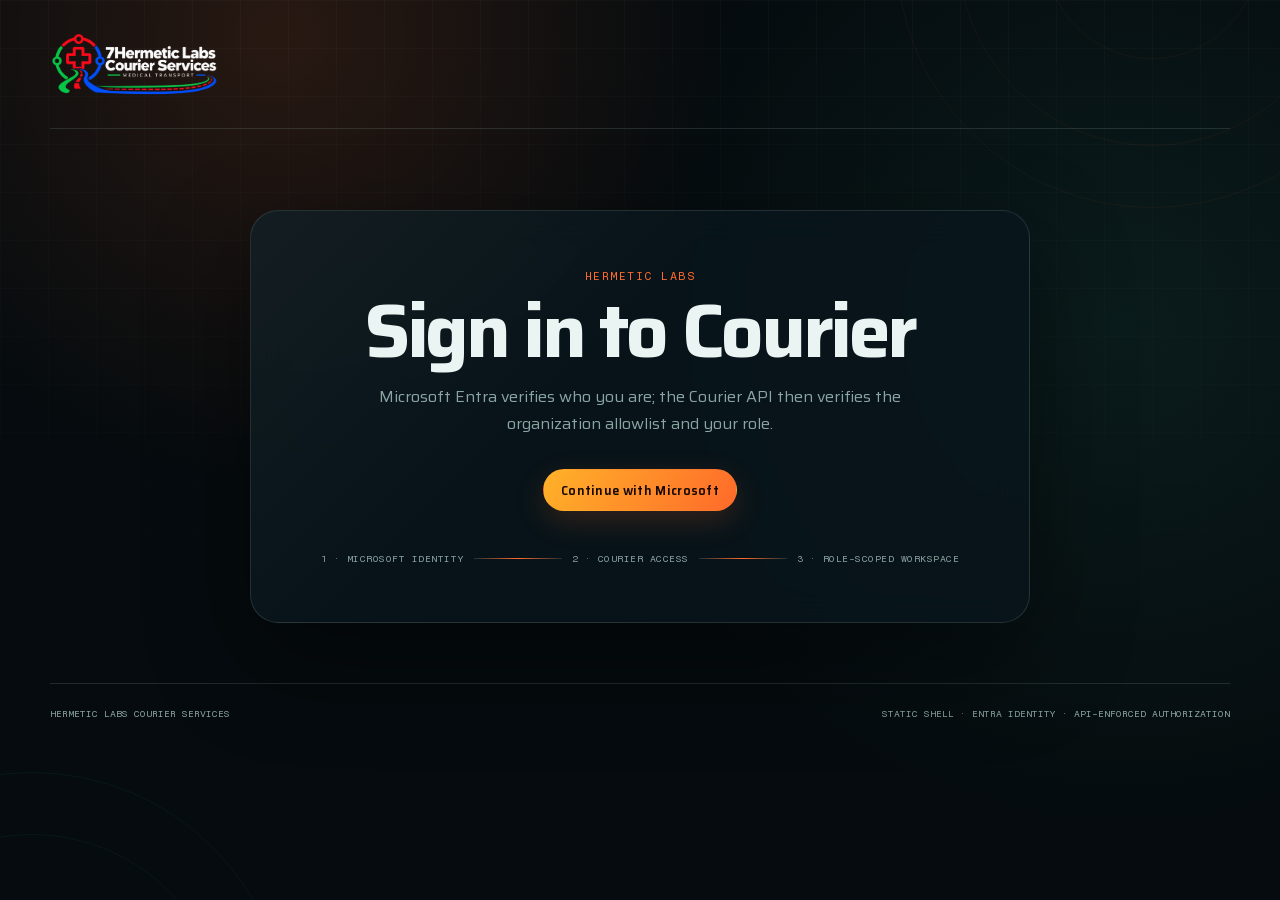
<file: app/index.html>
<!doctype html>
<html lang="en">
  <head>
    <meta charset="utf-8">
    <meta name="viewport" content="width=device-width, initial-scale=1">
    <meta name="robots" content="noindex, nofollow">
    <meta name="referrer" content="no-referrer">
    <meta http-equiv="Content-Security-Policy" content="default-src 'self'; connect-src 'self' https://login.microsoftonline.com https://*.azurewebsites.net https://hermetic-labs-gateway.azure-api.net; img-src 'self' data:; script-src 'self'; style-src 'self'; font-src 'self'; frame-src 'self' https://login.microsoftonline.com; form-action https://login.microsoftonline.com; base-uri 'none'; object-src 'none'; frame-ancestors 'none'">
    <title>Hermetic Labs Courier Services</title>
    <meta name="description" content="Secure Hermetic Labs courier operations workspace.">

    <link rel="stylesheet" href="./app.css">
    <script src="./auth-token-bridge.js"></script><script type="module" src="./app.js"></script><script defer src="./command-launch.js"></script><script defer src="./connector-status.js"></script>
  <link rel="icon" type="image/png" href="/favicon-32.png"/><link rel="apple-touch-icon" href="/apple-touch-icon.png"/><link rel="manifest" href="/site.webmanifest"/></head>
  <body data-auth-state="checking">
    <div class="ambient ambient--one"></div>
    <div class="ambient ambient--two"></div>

    <header class="topbar">
      <a class="brand" href="./?destination=business" aria-label="Hermetic Labs Courier Services workspace"><img class="brand__lockup" src="../courier-lockup.png" alt="7HermeticLabs Courier Services — Medical Transport"></a>
      <div class="topbar__actions">
        <div class="identity" id="identity" hidden>
          <span class="identity__dot"></span>
          <span><strong id="identity-name"></strong><small id="identity-email"></small></span>
        </div>
        <button class="button button--quiet" id="sign-out" type="button">Sign out</button>
      </div>
    </header>

    <main>
      <section class="gate" id="auth-state" aria-live="polite">
        <div class="route-signal" id="loading" aria-hidden="true">
          <span></span><span></span><span></span><span></span><span></span>
        </div>
        <p class="eyebrow" id="state-eyebrow">Secure workspace</p>
        <h1 id="state-title">Checking your session</h1>
        <p class="gate__message" id="state-message">Resolving Microsoft Entra identity and Hermetic Labs organization access.</p>
        <p class="error-detail" id="error-detail" hidden></p>
        <div class="gate__actions">
          <button class="button button--primary" id="sign-in" type="button" hidden>Continue with Microsoft</button>
          <button class="button button--primary" id="retry" type="button" hidden>Retry access check</button>
        </div>
        <div class="boundary">
          <span>1 · Microsoft identity</span>
          <i></i>
          <span>2 · Courier access</span>
          <i></i>
          <span>3 · Role-scoped workspace</span>
        </div>
      </section>

      <section class="workspace" id="workspace-shell" hidden>
        <div class="workspace__heading">
          <div>
            <p class="eyebrow">Authenticated operations surface</p>
            <h1>Workspace access verified</h1>
            <p>Entra established identity. Hermetic Labs independently established organization membership and role.</p>
          </div>
          <div class="workspace-launch"><span class="role-chip"><span></span><b id="member-role">member</b></span><a class="button button--primary" id="open-command" href="./business/">Open courier launch control</a></div>
        </div>

        <div class="boundary-card">
          <div><small>Identity provider</small><strong>Microsoft Entra ID</strong></div>
          <b>→</b>
          <div><small>Authorization authority</small><strong>Hermetic Labs Operations API</strong></div>
          <b>→</b>
          <div><small>Operational policy</small><strong>Organization + role</strong></div>
        </div>

        <div class="surface-grid" aria-label="Hermetic Labs courier surface status">
          <article>
            <span class="surface-icon">01</span>
            <p class="eyebrow">Driver continuity</p>
            <h2>Local-first route sync</h2>
            <p>Durable capture, ordered outbox processing, idempotent replay, and evidence reconciliation are ready behind the shared API contract.</p>
            <span class="status-tag">Core connected</span>
          </article>
          <article>
            <span class="surface-icon">02</span>
            <p class="eyebrow">Chain of custody</p>
            <h2>Gated package capture</h2>
            <p>Barcode and exception-first collection flows attach evidence to stops without asking drivers to navigate an administrative system.</p>
            <span class="status-tag status-tag--next">UI mount next</span>
          </article>
          <article>
            <span class="surface-icon">03</span>
            <p class="eyebrow">Operations intelligence</p>
            <h2>API + MCP context</h2>
            <p>One policy boundary supplies the web app, iOS wrapper, automation, and model with the same organization-scoped operational truth.</p>
            <span class="status-tag">Core connected</span>
          </article>
        </div>

        <section
          class="connector-panel"
          id="connector-panel"
          data-api-base="https://hermetic-labs-gateway.azure-api.net/carrier"
          data-organization-id="b248cd23-403c-49ba-b6c6-321ea32a8178"
          hidden
        >
          <div class="connector-panel__heading">
            <div>
              <p class="eyebrow">Dispatch connector fabric</p>
              <h2>One operating model, replaceable provider edges</h2>
              <p>Hermetic Labs keeps authority, package identity, audit, and recovery in the core while each dispatch service advertises its honest boundaries.</p>
            </div>
            <p class="connector-panel__status" id="connector-status" role="status" aria-live="polite">Loading governed connector capabilities…</p>
          </div>
          <ul class="connector-list" id="connector-list" aria-label="Dispatch provider readiness"></ul>
        </section>

        <section class="access-panel" id="access-panel" hidden>
          <div class="access-panel__heading">
            <div>
              <p class="eyebrow">Administrator</p>
              <h2>Workspace access</h2>
              <p>Add an exact email or a domain beginning with <code>@</code>, then assign the least-privileged starting role.</p>
            </div>
            <p class="access-note">An access rule authorizes an existing tenant identity. External guest invitation remains a separate Entra administrative action for this pilot.</p>
          </div>
          <form class="rule-form" id="add-rule-form">
            <label>
              <span>Email or domain</span>
              <input id="rule-input" name="rule" type="text" autocomplete="off" placeholder="operator@example.com or @example.com" required minlength="3" maxlength="254">
            </label>
            <label>
              <span>Starting role</span>
              <select id="rule-role" name="memberRole">
                <option value="viewer">Viewer</option>
                <option value="driver">Driver</option>
                <option value="dispatcher">Dispatcher</option>
                <option value="administrator">Administrator</option>
              </select>
            </label>
            <button class="button button--primary" type="submit">Add access</button>
          </form>
          <p class="access-status" id="access-status" aria-live="polite"></p>
          <ul class="rules" id="access-rules"></ul>
        </section>
      </section>
    </main>

    <footer>
      <span>Hermetic Labs Courier Services</span>
      <span>Static shell · Entra identity · API-enforced authorization</span>
    </footer>
  </body>
</html>
</file>
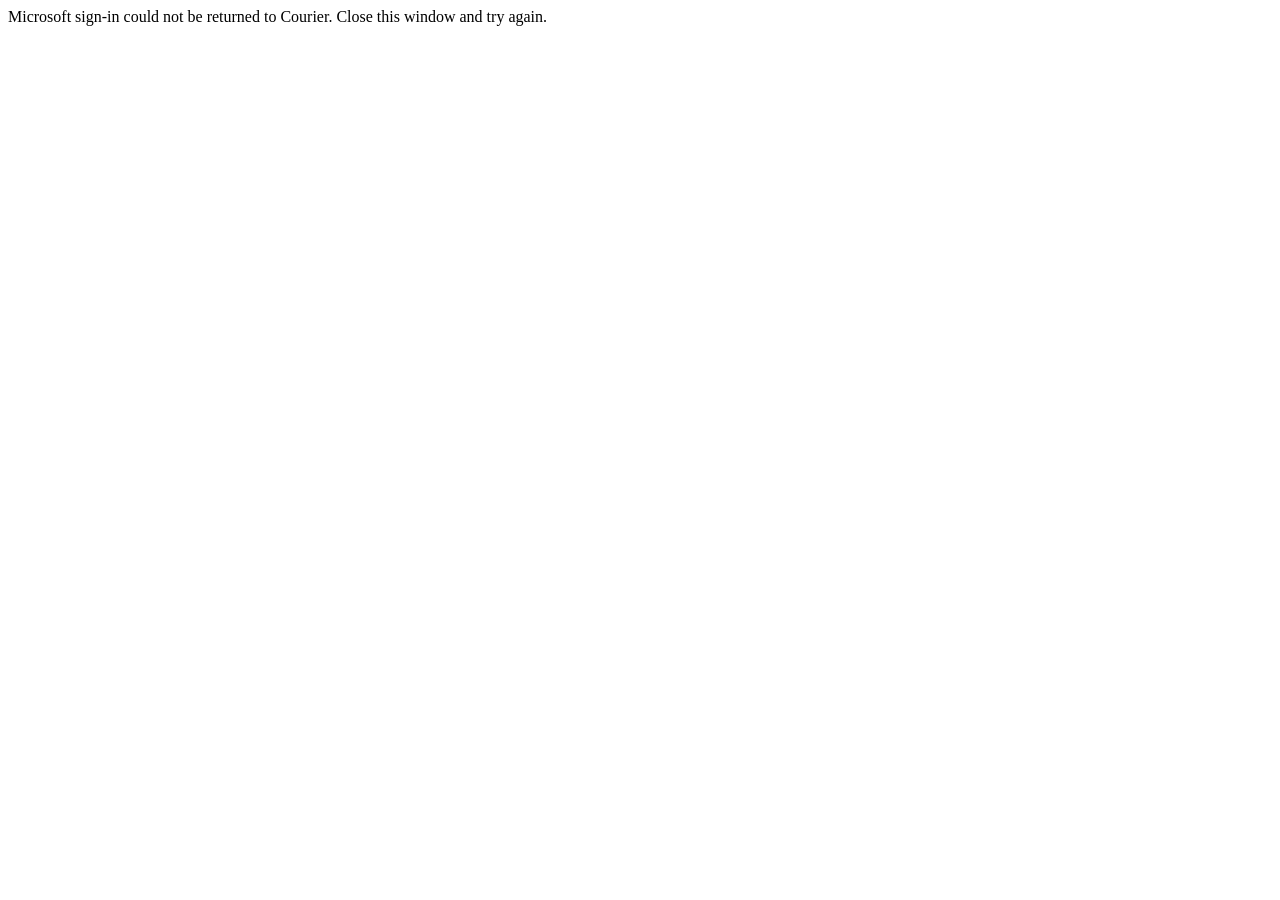
<file: auth/index.html>
<!doctype html>
<html lang="en">
  <head>
    <meta charset="utf-8">
    <meta name="viewport" content="width=device-width, initial-scale=1">
    <meta name="robots" content="noindex, nofollow">
    <title>Microsoft Authentication</title>
  <link rel="icon" type="image/png" href="/favicon-32.png"/><link rel="manifest" href="/site.webmanifest"/></head>
  <body>
    <p>Returning securely to Hermetic Labs Courier Services…</p>
    <script type="module" src="./redirect.js"></script>
  </body>
</html>
</file>
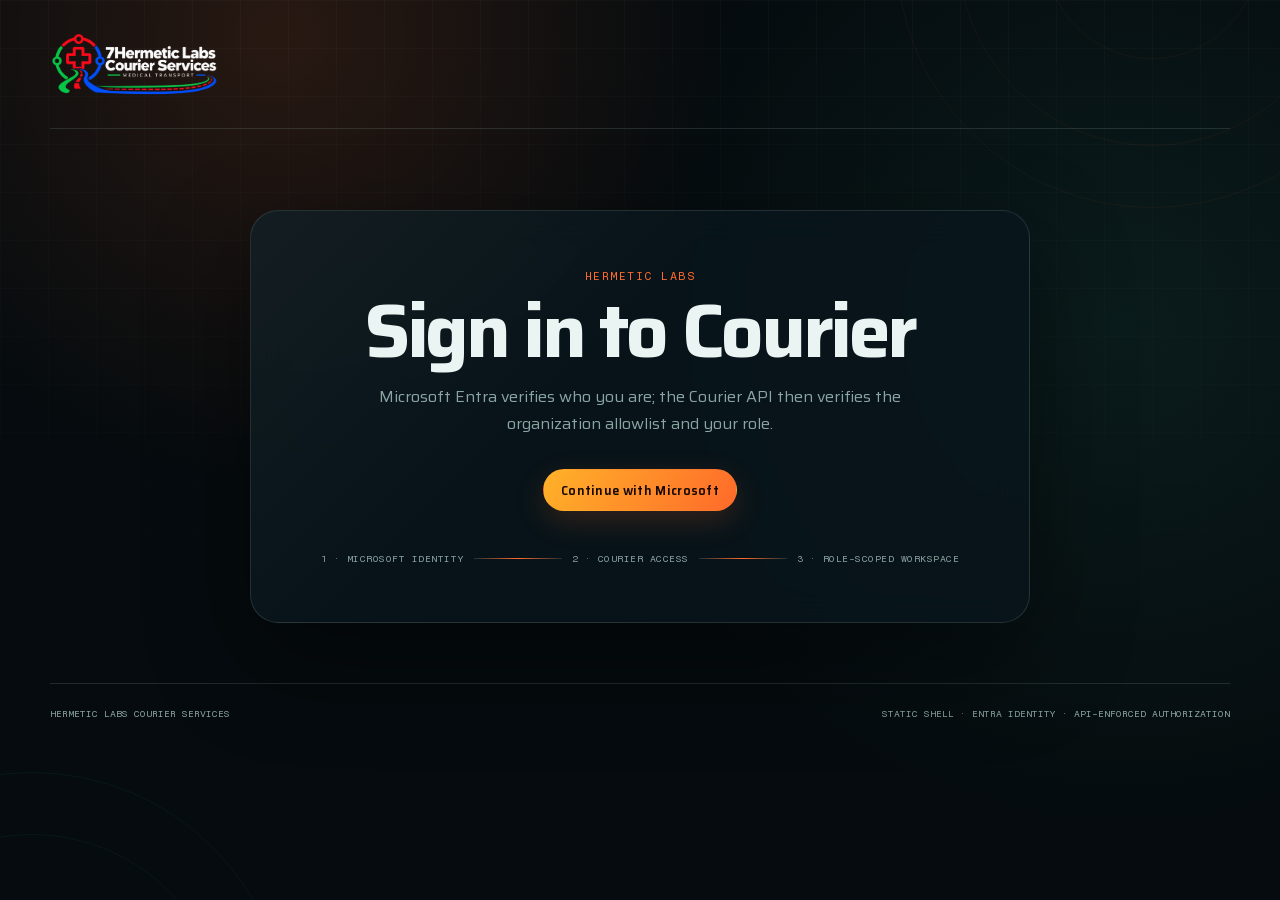
<file: app/business/index.html>
<!DOCTYPE html><html lang="en"><head><meta charSet="utf-8"/><meta name="viewport" content="width=device-width, initial-scale=1"/><link rel="stylesheet" href="/_next/static/css/index.BwgVZ2My.css" data-rsc-css-href="/_next/static/css/index.BwgVZ2My.css" data-precedence="vite-rsc/importer-resources"/><link rel="modulepreload" fetchPriority="low" href="/_next/static/chunks/index-D542Bld_.js"/><script src="/_next/static/chunks/rolldown-runtime-hePW80VL.js" type="module" async=""></script><script src="/_next/static/chunks/framework-DTZGTDtF.js" type="module" async=""></script><script src="/_next/static/chunks/vinext-fr_b0GS-.js" type="module" async=""></script><link rel="modulepreload" href="/_next/static/chunks/layout-segment-context-2-AOoW00.js" crossorigin=""/><link rel="modulepreload" href="/_next/static/chunks/secure-portal-gate-D71MDFxS.js" crossorigin=""/><link rel="modulepreload" href="/_next/static/chunks/button-BjOnC--M.js" crossorigin=""/><link rel="modulepreload" href="/_next/static/chunks/arrow-right-nE1ebApK.js" crossorigin=""/><link rel="modulepreload" href="/_next/static/chunks/lock-keyhole-De-fMe8G.js" crossorigin=""/><link rel="modulepreload" href="/_next/static/chunks/carrier-api-BNB9ViqW.js" crossorigin=""/><link rel="modulepreload" href="/_next/static/chunks/shield-check-DfqkeZX9.js" crossorigin=""/><title>Courier Launch Control | Hermetic Labs</title><meta name="description" content="Private launch dashboard for Hermetic Labs Carrier Services."/><meta name="robots" content="noindex, nofollow"/><link rel="icon" href="/favicon-32.png"/><link rel="apple-touch-icon" href="/apple-touch-icon.png"/><link rel="manifest" href="/site.webmanifest"/><script>(() => {
  try {
    const saved = localStorage.getItem('carrier-theme');
    const dark = saved === 'dark' || (!saved && matchMedia('(prefers-color-scheme: dark)').matches);
    document.documentElement.classList.toggle('dark', dark);
    document.documentElement.style.colorScheme = dark ? 'dark' : 'light';
    const storedMode = localStorage.getItem('carrier-demo-mode');
    const cookieMode = document.cookie.split('; ').find((item) => item.startsWith('carrier-demo-mode='))?.split('=')[1];
    const queryMode = new URLSearchParams(location.search).get('mode');
    document.documentElement.dataset.demoMode = queryMode === 'live' || (!queryMode && (storedMode || cookieMode) === 'off') ? 'off' : 'on';
  } catch {}
})();</script><script>Object.assign(((self[Symbol.for("vinext.navigationRuntime")]??={bootstrap:{routeManifest:null},functions:{}}).bootstrap.rsc??={rsc:[]}),{params:{},nav:{"pathname":"/app/business","searchParams":[]}})</script><link rel="modulepreload" href="/_next/static/chunks/index-D542Bld_.js" />
<link rel="preload" href="/_next/static/_vinext_fonts/saira-07340ff07e6a/saira-8fefe5ae.woff2" as="font" type="font/woff2" crossorigin />
<link rel="preload" href="/_next/static/_vinext_fonts/fragment-mono-4dd5c19e2b3b/fragment-mono-69ab1da6.woff2" as="font" type="font/woff2" crossorigin />
<style data-vinext-fonts>/* vietnamese */
@font-face {
  font-family: 'Saira';
  font-style: normal;
  font-weight: 100 900;
  font-stretch: 100%;
  font-display: swap;
  src: url(/_next/static/_vinext_fonts/saira-07340ff07e6a/saira-5baf272a.woff2) format('woff2');
  unicode-range: U+0102-0103, U+0110-0111, U+0128-0129, U+0168-0169, U+01A0-01A1, U+01AF-01B0, U+0300-0301, U+0303-0304, U+0308-0309, U+0323, U+0329, U+1EA0-1EF9, U+20AB;
}
/* latin-ext */
@font-face {
  font-family: 'Saira';
  font-style: normal;
  font-weight: 100 900;
  font-stretch: 100%;
  font-display: swap;
  src: url(/_next/static/_vinext_fonts/saira-07340ff07e6a/saira-31df9b0e.woff2) format('woff2');
  unicode-range: U+0100-02BA, U+02BD-02C5, U+02C7-02CC, U+02CE-02D7, U+02DD-02FF, U+0304, U+0308, U+0329, U+1D00-1DBF, U+1E00-1E9F, U+1EF2-1EFF, U+2020, U+20A0-20AB, U+20AD-20C4, U+2113, U+2C60-2C7F, U+A720-A7FF;
}
/* latin */
@font-face {
  font-family: 'Saira';
  font-style: normal;
  font-weight: 100 900;
  font-stretch: 100%;
  font-display: swap;
  src: url(/_next/static/_vinext_fonts/saira-07340ff07e6a/saira-8fefe5ae.woff2) format('woff2');
  unicode-range: U+0000-00FF, U+0131, U+0152-0153, U+02BB-02BC, U+02C6, U+02DA, U+02DC, U+0304, U+0308, U+0329, U+2000-206F, U+20AC, U+2122, U+2191, U+2193, U+2212, U+2215, U+FEFF, U+FFFD;
}

@font-face {
  font-family: 'Saira Fallback';
  src: local("Arial");
  ascent-override: 109.52%;
  descent-override: 42.36%;
  line-gap-override: 0.00%;
  size-adjust: 103.63%;
}

.__font_saira_01mq8kp { font-family: 'Saira', 'Saira Fallback'; font-style: normal; }

.__variable_saira_01mq8kp { --font-saira: 'Saira', 'Saira Fallback'; }

/* cyrillic-ext */
@font-face {
  font-family: 'Fragment Mono';
  font-style: normal;
  font-weight: 400;
  font-display: swap;
  src: url(/_next/static/_vinext_fonts/fragment-mono-4dd5c19e2b3b/fragment-mono-3ee2c809.woff2) format('woff2');
  unicode-range: U+0460-052F, U+1C80-1C8A, U+20B4, U+2DE0-2DFF, U+A640-A69F, U+FE2E-FE2F;
}
/* latin-ext */
@font-face {
  font-family: 'Fragment Mono';
  font-style: normal;
  font-weight: 400;
  font-display: swap;
  src: url(/_next/static/_vinext_fonts/fragment-mono-4dd5c19e2b3b/fragment-mono-60b9f9aa.woff2) format('woff2');
  unicode-range: U+0100-02BA, U+02BD-02C5, U+02C7-02CC, U+02CE-02D7, U+02DD-02FF, U+0304, U+0308, U+0329, U+1D00-1DBF, U+1E00-1E9F, U+1EF2-1EFF, U+2020, U+20A0-20AB, U+20AD-20C4, U+2113, U+2C60-2C7F, U+A720-A7FF;
}
/* latin */
@font-face {
  font-family: 'Fragment Mono';
  font-style: normal;
  font-weight: 400;
  font-display: swap;
  src: url(/_next/static/_vinext_fonts/fragment-mono-4dd5c19e2b3b/fragment-mono-69ab1da6.woff2) format('woff2');
  unicode-range: U+0000-00FF, U+0131, U+0152-0153, U+02BB-02BC, U+02C6, U+02DA, U+02DC, U+0304, U+0308, U+0329, U+2000-206F, U+20AC, U+2122, U+2191, U+2193, U+2212, U+2215, U+FEFF, U+FFFD;
}

@font-face {
  font-family: 'Fragment Mono Fallback';
  src: local("Arial");
  ascent-override: 68.53%;
  descent-override: 18.03%;
  line-gap-override: 0.00%;
  size-adjust: 138.63%;
}

.__font_fragment_mono_11bkay4 { font-family: 'Fragment Mono', 'Fragment Mono Fallback'; font-weight: 400; font-style: normal; }

.__variable_fragment_mono_11bkay4 { --font-fragment-mono: 'Fragment Mono', 'Fragment Mono Fallback'; }
</style>
<meta name="robots" content="noindex, nofollow"/><meta name="referrer" content="strict-origin-when-cross-origin"/><meta http-equiv="Content-Security-Policy" content="default-src 'self'; connect-src 'self' https://login.microsoftonline.com https://hermetic-labs-gateway.azure-api.net; img-src 'self' data:; script-src 'self' 'unsafe-inline'; style-src 'self' 'unsafe-inline'; font-src 'self'; frame-src 'self' https://login.microsoftonline.com; base-uri 'none'; object-src 'none'; frame-ancestors 'none'"/><script src="../portal-gate.js?v=4"></script></head><body class="__variable_saira_01mq8kp __variable_fragment_mono_11bkay4 antialiased"><main class="grid min-h-screen place-items-center bg-[#070b10] px-5 py-12 text-white"><section class="w-full max-w-lg rounded-[1.6rem] border border-white/10 bg-white/[0.055] p-6 shadow-[0_28px_100px_rgba(0,0,0,.35)] sm:p-8"><div class="grid size-12 place-items-center rounded-2xl bg-[#1455ff] text-white"><svg xmlns="http://www.w3.org/2000/svg" width="24" height="24" viewBox="0 0 24 24" fill="none" stroke="currentColor" stroke-width="2" stroke-linecap="round" stroke-linejoin="round" class="lucide lucide-refresh-cw size-5 animate-spin" aria-hidden="true"><path d="M3 12a9 9 0 0 1 9-9 9.75 9.75 0 0 1 6.74 2.74L21 8"></path><path d="M21 3v5h-5"></path><path d="M21 12a9 9 0 0 1-9 9 9.75 9.75 0 0 1-6.74-2.74L3 16"></path><path d="M8 16H3v5"></path></svg></div><p class="mt-6 font-mono text-[0.68rem] uppercase tracking-[0.16em] text-[#8eafff]">Hermetic Labs secure access</p><h1 class="mt-2 text-2xl font-semibold tracking-[-0.035em]">Checking access to courier launch control</h1><p class="mt-3 text-sm leading-6 text-white/58">Microsoft Entra identity, organization membership, and role are being verified by the operations API.</p><div class="mt-6 flex items-start gap-3 border-t border-white/10 pt-5 text-xs leading-5 text-white/42"><svg xmlns="http://www.w3.org/2000/svg" width="24" height="24" viewBox="0 0 24 24" fill="none" stroke="currentColor" stroke-width="2" stroke-linecap="round" stroke-linejoin="round" class="lucide lucide-lock-keyhole mt-0.5 size-4 shrink-0 text-[#8eafff]" aria-hidden="true"><circle cx="12" cy="16" r="1"></circle><rect x="3" y="10" width="18" height="12" rx="2"></rect><path d="M7 10V7a5 5 0 0 1 10 0v3"></path></svg><span>The API—not this screen—enforces tenant and role access. No browser secret is used.</span></div></section></main><script type="module" src="/_next/static/chunks/index-D542Bld_.js" id="_R_" async=""></script><script>((self[Symbol.for("vinext.navigationRuntime")]??={bootstrap:{routeManifest:null},functions:{}}).bootstrap.rsc??={rsc:[]}).rsc.push("0:{\"page:/app/business\":\"$L1\",\"layout:/\":\"$L2\",\"route:/app/business\":\"$L3\",\"__route\":\"route:/app/business\",\"__interceptionContext\":null,\"__layoutIds\":[\"layout:/\"],\"__rootLayout\":\"/\",\"__bfcacheSegmentIdentities\":{\"layout:/\":\"[\\\"layout\\\",\\\"layout:/\\\",\\\"root-boundary:/\\\",\\\"\\\"]\",\"page:/app/business\":\"[\\\"page\\\",\\\"page:/app/business\\\",\\\"root-boundary:/\\\",\\\"[\\\\\\\"app\\\\\\\",\\\\\\\"business\\\\\\\"]\\\"]\"},\"__srcPage\":[\"app\",\"business\",\"page\"],\"__layoutFlags\":{\"layout:/\":\"s\"},\"__artifactCompatibility\":{\"schemaVersion\":1,\"graphVersion\":\"app-route-graph:0f07fd00b711d1ac\",\"deploymentVersion\":\"0cacd51d-4bf2-447a-af28-824864456fbc\",\"appElementsSchemaVersion\":1,\"rscPayloadSchemaVersion\":1,\"rootBoundaryId\":\"/\",\"renderEpoch\":null},\"__dynamicStaleTime\":0}\n")</script><script>((self[Symbol.for("vinext.navigationRuntime")]??={bootstrap:{routeManifest:null},functions:{}}).bootstrap.rsc??={rsc:[]}).rsc.push("4:I[\"8c0f216c4604\",[],\"Children\",1]\n")</script><script>((self[Symbol.for("vinext.navigationRuntime")]??={bootstrap:{routeManifest:null},functions:{}}).bootstrap.rsc??={rsc:[]}).rsc.push("5:I[\"593f344dc510\",[],\"GlobalErrorBoundary\",1]\n")</script><script>((self[Symbol.for("vinext.navigationRuntime")]??={bootstrap:{routeManifest:null},functions:{}}).bootstrap.rsc??={rsc:[]}).rsc.push("6:I[\"0b874ad30386\",[],\"default\",1]\n")</script><script>((self[Symbol.for("vinext.navigationRuntime")]??={bootstrap:{routeManifest:null},functions:{}}).bootstrap.rsc??={rsc:[]}).rsc.push("7:I[\"593f344dc510\",[],\"ErrorBoundary\",1]\n")</script><script>((self[Symbol.for("vinext.navigationRuntime")]??={bootstrap:{routeManifest:null},functions:{}}).bootstrap.rsc??={rsc:[]}).rsc.push("8:I[\"15c18cfaeeff\",[],\"LayoutSegmentProvider\",1]\n")</script><script>((self[Symbol.for("vinext.navigationRuntime")]??={bootstrap:{routeManifest:null},functions:{}}).bootstrap.rsc??={rsc:[]}).rsc.push("9:I[\"8c0f216c4604\",[],\"Slot\",1]\n")</script><script>((self[Symbol.for("vinext.navigationRuntime")]??={bootstrap:{routeManifest:null},functions:{}}).bootstrap.rsc??={rsc:[]}).rsc.push("a:I[\"593f344dc510\",[],\"NotFoundBoundary\",1]\n")</script><script>((self[Symbol.for("vinext.navigationRuntime")]??={bootstrap:{routeManifest:null},functions:{}}).bootstrap.rsc??={rsc:[]}).rsc.push("b:I[\"9276801271d6\",[],\"AppRouterScrollTarget\",1]\n")</script><script>((self[Symbol.for("vinext.navigationRuntime")]??={bootstrap:{routeManifest:null},functions:{}}).bootstrap.rsc??={rsc:[]}).rsc.push("c:I[\"593f344dc510\",[],\"RedirectBoundary\",1]\n")</script><script>((self[Symbol.for("vinext.navigationRuntime")]??={bootstrap:{routeManifest:null},functions:{}}).bootstrap.rsc??={rsc:[]}).rsc.push(":HL[\"/_next/static/css/index.BwgVZ2My.css\",\"style\"     ]\n")</script><script>((self[Symbol.for("vinext.navigationRuntime")]??={bootstrap:{routeManifest:null},functions:{}}).bootstrap.rsc??={rsc:[]}).rsc.push("2:[[[\"$\",\"link\",\"css:/_next/static/css/index.BwgVZ2My.css\",{\"rel\":\"stylesheet\",\"precedence\":\"vite-rsc/importer-resources\",\"href\":\"/_next/static/css/index.BwgVZ2My.css\",\"data-rsc-css-href\":\"/_next/static/css/index.BwgVZ2My.css\"}],\"$undefined\"],[\"$\",\"html\",null,{\"lang\":\"en\",\"suppressHydrationWarning\":true,\"children\":[[\"$\",\"head\",null,{\"children\":[\"$\",\"script\",null,{\"dangerouslySetInnerHTML\":{\"__html\":\"(() =\u003e {\\n  try {\\n    const saved = localStorage.getItem('carrier-theme');\\n    const dark = saved === 'dark' || (!saved \u0026\u0026 matchMedia('(prefers-color-scheme: dark)').matches);\\n    document.documentElement.classList.toggle('dark', dark);\\n    document.documentElement.style.colorScheme = dark ? 'dark' : 'light';\\n    const storedMode = localStorage.getItem('carrier-demo-mode');\\n    const cookieMode = document.cookie.split('; ').find((item) =\u003e item.startsWith('carrier-demo-mode='))?.split('=')[1];\\n    const queryMode = new URLSearchParams(location.search).get('mode');\\n    document.documentElement.dataset.demoMode = queryMode === 'live' || (!queryMode \u0026\u0026 (storedMode || cookieMode) === 'off') ? 'off' : 'on';\\n  } catch {}\\n})();\"}}]}],[\"$\",\"body\",null,{\"className\":\"__variable_saira_01mq8kp __variable_fragment_mono_11bkay4 antialiased\",\"children\":[\"$\",\"$L4\",null,{}]}]]}]]\n")</script><script>((self[Symbol.for("vinext.navigationRuntime")]??={bootstrap:{routeManifest:null},functions:{}}).bootstrap.rsc??={rsc:[]}).rsc.push("3:[[[\"$\",\"meta\",null,{\"charSet\":\"utf-8\"}],[[\"$\",\"title\",\"0\",{\"children\":\"Courier Launch Control | Hermetic Labs\"}],[\"$\",\"meta\",\"1\",{\"name\":\"description\",\"content\":\"Private launch dashboard for Hermetic Labs Carrier Services.\"}],[\"$\",\"meta\",\"2\",{\"name\":\"robots\",\"content\":\"noindex, nofollow\"}],[\"$\",\"link\",\"3\",{\"data-vinext-streamed-icon\":\"$undefined\",\"rel\":\"icon\",\"href\":\"/favicon-32.png\",\"type\":\"$undefined\",\"sizes\":\"$undefined\",\"color\":\"$undefined\",\"media\":\"$undefined\",\"fetchPriority\":\"$undefined\"}],[\"$\",\"link\",\"4\",{\"data-vinext-streamed-icon\":\"$undefined\",\"rel\":\"apple-touch-icon\",\"href\":\"/apple-touch-icon.png\",\"type\":\"$undefined\",\"sizes\":\"$undefined\",\"color\":\"$undefined\",\"media\":\"$undefined\",\"fetchPriority\":\"$undefined\"}],[\"$\",\"link\",\"5\",{\"rel\":\"manifest\",\"href\":\"/site.webmanifest\"}]],[[\"$\",\"meta\",\"0\",{\"name\":\"viewport\",\"content\":\"width=device-width, initial-scale=1\"}]]],[\"$\",\"$L5\",null,{\"fallback\":\"$6\",\"children\":[\"$\",\"$L7\",null,{\"fallback\":\"$6\",\"children\":[\"$\",\"$L8\",null,{\"providerId\":\"layout:/\",\"segmentMap\":{\"children\":[\"app\",\"business\"]},\"children\":[\"$\",\"$L9\",null,{\"id\":\"layout:/\",\"parallelSlots\":\"$undefined\",\"children\":[\"$\",\"$La\",null,{\"resetKey\":\"app\",\"fallback\":[[\"$\",\"title\",null,{\"children\":\"404: This page could not be found.\"}],[\"$\",\"div\",null,{\"style\":{\"fontFamily\":\"system-ui,\\\"Segoe UI\\\",Roboto,Helvetica,Arial,sans-serif,\\\"Apple Color Emoji\\\",\\\"Segoe UI Emoji\\\"\",\"height\":\"100vh\",\"textAlign\":\"center\",\"display\":\"flex\",\"flexDirection\":\"column\",\"alignItems\":\"center\",\"justifyContent\":\"center\"},\"children\":[\"$\",\"div\",null,{\"children\":[[\"$\",\"style\",null,{\"dangerouslySetInnerHTML\":{\"__html\":\"body{color:#000;background:#fff;margin:0}.next-error-h1{border-right:1px solid rgba(0,0,0,.3)}@media (prefers-color-scheme:dark){body{color:#fff;background:#000}.next-error-h1{border-right:1px solid rgba(255,255,255,.3)}}\"}}],[\"$\",\"h1\",null,{\"className\":\"next-error-h1\",\"style\":{\"display\":\"inline-block\",\"margin\":\"0 20px 0 0\",\"padding\":\"0 23px 0 0\",\"fontSize\":24,\"fontWeight\":500,\"verticalAlign\":\"top\",\"lineHeight\":\"49px\"},\"children\":404}],[\"$\",\"div\",null,{\"style\":{\"display\":\"inline-block\"},\"children\":[\"$\",\"h2\",null,{\"style\":{\"fontSize\":14,\"fontWeight\":400,\"lineHeight\":\"49px\",\"margin\":0},\"children\":\"This page could not be found.\"}]}]]}]}]],\"children\":[\"$\",\"$Lb\",null,{\"children\":[\"$\",\"$Lc\",null,{\"children\":[[\"$\",\"$L8\",null,{\"providerId\":\"page:/app/business\",\"segmentMap\":{\"children\":[\"__PAGE__\"]},\"children\":[\"$\",\"$L9\",null,{\"id\":\"page:/app/business\"}]}],null]}]}]}]}]}]}]}],null,null]\n")</script><script>((self[Symbol.for("vinext.navigationRuntime")]??={bootstrap:{routeManifest:null},functions:{}}).bootstrap.rsc??={rsc:[]}).rsc.push("d:I[\"0cb8892dcf64\",[],\"SecurePortalGate\",1]\n")</script><script>((self[Symbol.for("vinext.navigationRuntime")]??={bootstrap:{routeManifest:null},functions:{}}).bootstrap.rsc??={rsc:[]}).rsc.push("e:I[\"339c0440c09a\",[],\"BusinessLaunchDashboard\",1]\n")</script><script>((self[Symbol.for("vinext.navigationRuntime")]??={bootstrap:{routeManifest:null},functions:{}}).bootstrap.rsc??={rsc:[]}).rsc.push("1:[\"$\",\"$Ld\",null,{\"allowedRoles\":[\"administrator\"],\"surfaceName\":\"courier launch control\",\"signInDestination\":\"business\",\"children\":[\"$\",\"$Le\",null,{}]}]\n")</script><script>Object.assign(((self[Symbol.for("vinext.navigationRuntime")]??={bootstrap:{routeManifest:null},functions:{}}).bootstrap.rsc??={rsc:[]}),{"initialCacheKind":"static"});((self[Symbol.for("vinext.navigationRuntime")]??={bootstrap:{routeManifest:null},functions:{}}).bootstrap.rsc??={rsc:[]}).done=true</script></body></html>
</file>
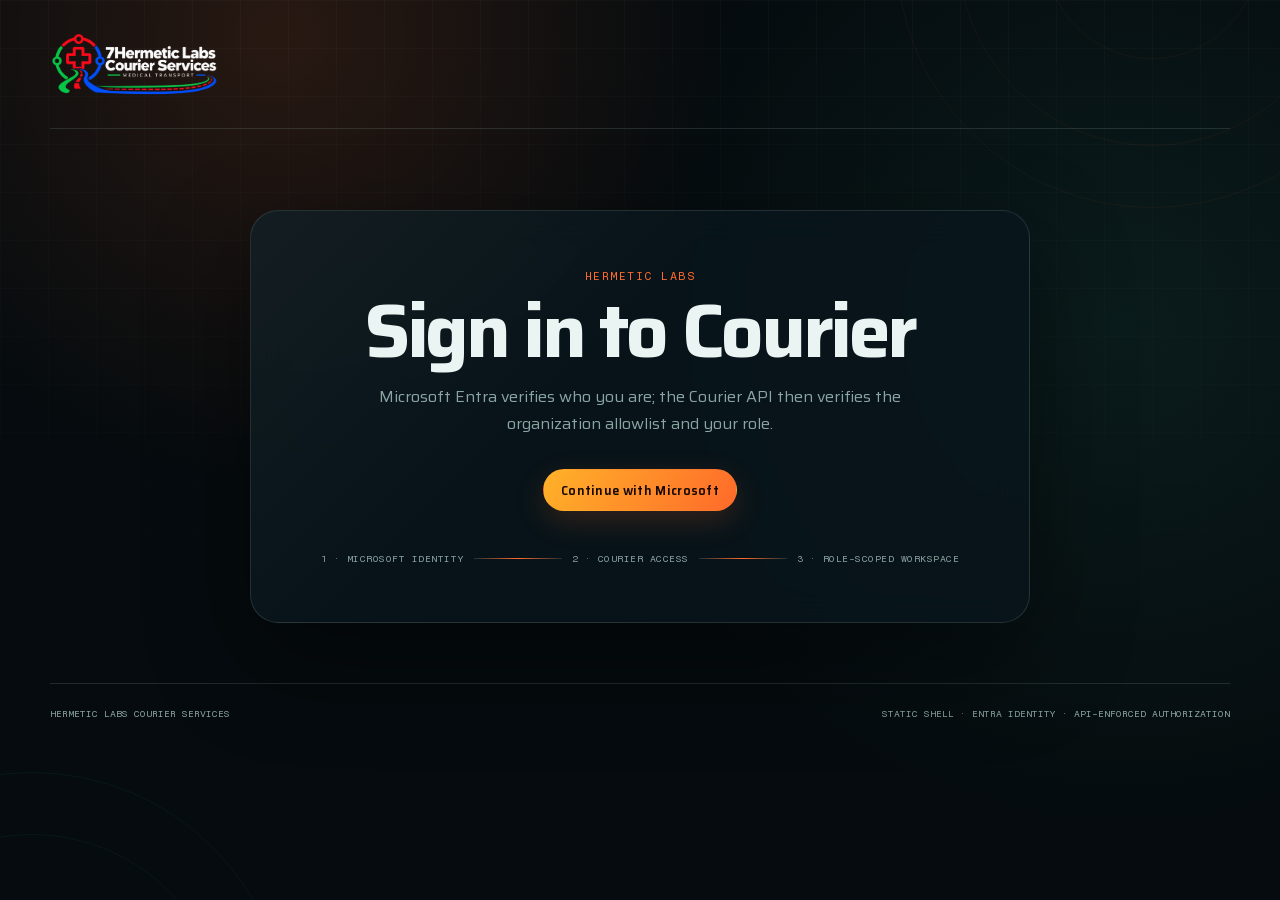
<file: app/client/index.html>
<!DOCTYPE html><html lang="en"><head><meta charSet="utf-8"/><meta name="viewport" content="width=device-width, initial-scale=1"/><link rel="stylesheet" href="/_next/static/css/index.BwgVZ2My.css" data-rsc-css-href="/_next/static/css/index.BwgVZ2My.css" data-precedence="vite-rsc/importer-resources"/><link rel="modulepreload" fetchPriority="low" href="/_next/static/chunks/index-D542Bld_.js"/><script src="/_next/static/chunks/rolldown-runtime-hePW80VL.js" type="module" async=""></script><script src="/_next/static/chunks/framework-DTZGTDtF.js" type="module" async=""></script><script src="/_next/static/chunks/vinext-fr_b0GS-.js" type="module" async=""></script><link rel="modulepreload" href="/_next/static/chunks/layout-segment-context-2-AOoW00.js" crossorigin=""/><link rel="modulepreload" href="/_next/static/chunks/secure-portal-gate-D71MDFxS.js" crossorigin=""/><link rel="modulepreload" href="/_next/static/chunks/button-BjOnC--M.js" crossorigin=""/><link rel="modulepreload" href="/_next/static/chunks/arrow-right-nE1ebApK.js" crossorigin=""/><link rel="modulepreload" href="/_next/static/chunks/lock-keyhole-De-fMe8G.js" crossorigin=""/><link rel="modulepreload" href="/_next/static/chunks/carrier-api-BNB9ViqW.js" crossorigin=""/><link rel="modulepreload" href="/_next/static/chunks/shield-check-DfqkeZX9.js" crossorigin=""/><title>Client Portal | Hermetic Labs Carrier Services</title><meta name="description" content="Secure client logistics portal for Hermetic Labs Carrier Services."/><meta name="robots" content="noindex, nofollow"/><link rel="icon" href="/favicon-32.png"/><link rel="apple-touch-icon" href="/apple-touch-icon.png"/><link rel="manifest" href="/site.webmanifest"/><script>(() => {
  try {
    const saved = localStorage.getItem('carrier-theme');
    const dark = saved === 'dark' || (!saved && matchMedia('(prefers-color-scheme: dark)').matches);
    document.documentElement.classList.toggle('dark', dark);
    document.documentElement.style.colorScheme = dark ? 'dark' : 'light';
    const storedMode = localStorage.getItem('carrier-demo-mode');
    const cookieMode = document.cookie.split('; ').find((item) => item.startsWith('carrier-demo-mode='))?.split('=')[1];
    const queryMode = new URLSearchParams(location.search).get('mode');
    document.documentElement.dataset.demoMode = queryMode === 'live' || (!queryMode && (storedMode || cookieMode) === 'off') ? 'off' : 'on';
  } catch {}
})();</script><script>Object.assign(((self[Symbol.for("vinext.navigationRuntime")]??={bootstrap:{routeManifest:null},functions:{}}).bootstrap.rsc??={rsc:[]}),{params:{},nav:{"pathname":"/app/client","searchParams":[]}})</script><link rel="modulepreload" href="/_next/static/chunks/index-D542Bld_.js" />
<link rel="preload" href="/_next/static/_vinext_fonts/saira-07340ff07e6a/saira-8fefe5ae.woff2" as="font" type="font/woff2" crossorigin />
<link rel="preload" href="/_next/static/_vinext_fonts/fragment-mono-4dd5c19e2b3b/fragment-mono-69ab1da6.woff2" as="font" type="font/woff2" crossorigin />
<style data-vinext-fonts>/* vietnamese */
@font-face {
  font-family: 'Saira';
  font-style: normal;
  font-weight: 100 900;
  font-stretch: 100%;
  font-display: swap;
  src: url(/_next/static/_vinext_fonts/saira-07340ff07e6a/saira-5baf272a.woff2) format('woff2');
  unicode-range: U+0102-0103, U+0110-0111, U+0128-0129, U+0168-0169, U+01A0-01A1, U+01AF-01B0, U+0300-0301, U+0303-0304, U+0308-0309, U+0323, U+0329, U+1EA0-1EF9, U+20AB;
}
/* latin-ext */
@font-face {
  font-family: 'Saira';
  font-style: normal;
  font-weight: 100 900;
  font-stretch: 100%;
  font-display: swap;
  src: url(/_next/static/_vinext_fonts/saira-07340ff07e6a/saira-31df9b0e.woff2) format('woff2');
  unicode-range: U+0100-02BA, U+02BD-02C5, U+02C7-02CC, U+02CE-02D7, U+02DD-02FF, U+0304, U+0308, U+0329, U+1D00-1DBF, U+1E00-1E9F, U+1EF2-1EFF, U+2020, U+20A0-20AB, U+20AD-20C4, U+2113, U+2C60-2C7F, U+A720-A7FF;
}
/* latin */
@font-face {
  font-family: 'Saira';
  font-style: normal;
  font-weight: 100 900;
  font-stretch: 100%;
  font-display: swap;
  src: url(/_next/static/_vinext_fonts/saira-07340ff07e6a/saira-8fefe5ae.woff2) format('woff2');
  unicode-range: U+0000-00FF, U+0131, U+0152-0153, U+02BB-02BC, U+02C6, U+02DA, U+02DC, U+0304, U+0308, U+0329, U+2000-206F, U+20AC, U+2122, U+2191, U+2193, U+2212, U+2215, U+FEFF, U+FFFD;
}

@font-face {
  font-family: 'Saira Fallback';
  src: local("Arial");
  ascent-override: 109.52%;
  descent-override: 42.36%;
  line-gap-override: 0.00%;
  size-adjust: 103.63%;
}

.__font_saira_01mq8kp { font-family: 'Saira', 'Saira Fallback'; font-style: normal; }

.__variable_saira_01mq8kp { --font-saira: 'Saira', 'Saira Fallback'; }

/* cyrillic-ext */
@font-face {
  font-family: 'Fragment Mono';
  font-style: normal;
  font-weight: 400;
  font-display: swap;
  src: url(/_next/static/_vinext_fonts/fragment-mono-4dd5c19e2b3b/fragment-mono-3ee2c809.woff2) format('woff2');
  unicode-range: U+0460-052F, U+1C80-1C8A, U+20B4, U+2DE0-2DFF, U+A640-A69F, U+FE2E-FE2F;
}
/* latin-ext */
@font-face {
  font-family: 'Fragment Mono';
  font-style: normal;
  font-weight: 400;
  font-display: swap;
  src: url(/_next/static/_vinext_fonts/fragment-mono-4dd5c19e2b3b/fragment-mono-60b9f9aa.woff2) format('woff2');
  unicode-range: U+0100-02BA, U+02BD-02C5, U+02C7-02CC, U+02CE-02D7, U+02DD-02FF, U+0304, U+0308, U+0329, U+1D00-1DBF, U+1E00-1E9F, U+1EF2-1EFF, U+2020, U+20A0-20AB, U+20AD-20C4, U+2113, U+2C60-2C7F, U+A720-A7FF;
}
/* latin */
@font-face {
  font-family: 'Fragment Mono';
  font-style: normal;
  font-weight: 400;
  font-display: swap;
  src: url(/_next/static/_vinext_fonts/fragment-mono-4dd5c19e2b3b/fragment-mono-69ab1da6.woff2) format('woff2');
  unicode-range: U+0000-00FF, U+0131, U+0152-0153, U+02BB-02BC, U+02C6, U+02DA, U+02DC, U+0304, U+0308, U+0329, U+2000-206F, U+20AC, U+2122, U+2191, U+2193, U+2212, U+2215, U+FEFF, U+FFFD;
}

@font-face {
  font-family: 'Fragment Mono Fallback';
  src: local("Arial");
  ascent-override: 68.53%;
  descent-override: 18.03%;
  line-gap-override: 0.00%;
  size-adjust: 138.63%;
}

.__font_fragment_mono_11bkay4 { font-family: 'Fragment Mono', 'Fragment Mono Fallback'; font-weight: 400; font-style: normal; }

.__variable_fragment_mono_11bkay4 { --font-fragment-mono: 'Fragment Mono', 'Fragment Mono Fallback'; }
</style>
<meta name="robots" content="noindex, nofollow"/><meta name="referrer" content="strict-origin-when-cross-origin"/><meta http-equiv="Content-Security-Policy" content="default-src 'self'; connect-src 'self' https://login.microsoftonline.com https://hermetic-labs-gateway.azure-api.net; img-src 'self' data:; script-src 'self' 'unsafe-inline'; style-src 'self' 'unsafe-inline'; font-src 'self'; frame-src 'self' https://login.microsoftonline.com; base-uri 'none'; object-src 'none'; frame-ancestors 'none'"/><script src="../portal-gate.js?v=4"></script></head><body class="__variable_saira_01mq8kp __variable_fragment_mono_11bkay4 antialiased"><main class="grid min-h-screen place-items-center bg-[#070b10] px-5 py-12 text-white"><section class="w-full max-w-lg rounded-[1.6rem] border border-white/10 bg-white/[0.055] p-6 shadow-[0_28px_100px_rgba(0,0,0,.35)] sm:p-8"><div class="grid size-12 place-items-center rounded-2xl bg-[#1455ff] text-white"><svg xmlns="http://www.w3.org/2000/svg" width="24" height="24" viewBox="0 0 24 24" fill="none" stroke="currentColor" stroke-width="2" stroke-linecap="round" stroke-linejoin="round" class="lucide lucide-refresh-cw size-5 animate-spin" aria-hidden="true"><path d="M3 12a9 9 0 0 1 9-9 9.75 9.75 0 0 1 6.74 2.74L21 8"></path><path d="M21 3v5h-5"></path><path d="M21 12a9 9 0 0 1-9 9 9.75 9.75 0 0 1-6.74-2.74L3 16"></path><path d="M8 16H3v5"></path></svg></div><p class="mt-6 font-mono text-[0.68rem] uppercase tracking-[0.16em] text-[#8eafff]">Hermetic Labs secure access</p><h1 class="mt-2 text-2xl font-semibold tracking-[-0.035em]">Checking access to client portal</h1><p class="mt-3 text-sm leading-6 text-white/58">Microsoft Entra identity, organization membership, and role are being verified by the operations API.</p><div class="mt-6 flex items-start gap-3 border-t border-white/10 pt-5 text-xs leading-5 text-white/42"><svg xmlns="http://www.w3.org/2000/svg" width="24" height="24" viewBox="0 0 24 24" fill="none" stroke="currentColor" stroke-width="2" stroke-linecap="round" stroke-linejoin="round" class="lucide lucide-lock-keyhole mt-0.5 size-4 shrink-0 text-[#8eafff]" aria-hidden="true"><circle cx="12" cy="16" r="1"></circle><rect x="3" y="10" width="18" height="12" rx="2"></rect><path d="M7 10V7a5 5 0 0 1 10 0v3"></path></svg><span>The API—not this screen—enforces tenant and role access. No browser secret is used.</span></div></section></main><script type="module" src="/_next/static/chunks/index-D542Bld_.js" id="_R_" async=""></script><script>((self[Symbol.for("vinext.navigationRuntime")]??={bootstrap:{routeManifest:null},functions:{}}).bootstrap.rsc??={rsc:[]}).rsc.push("0:{\"page:/app/client\":\"$L1\",\"layout:/\":\"$L2\",\"route:/app/client\":\"$L3\",\"__route\":\"route:/app/client\",\"__interceptionContext\":null,\"__layoutIds\":[\"layout:/\"],\"__rootLayout\":\"/\",\"__bfcacheSegmentIdentities\":{\"layout:/\":\"[\\\"layout\\\",\\\"layout:/\\\",\\\"root-boundary:/\\\",\\\"\\\"]\",\"page:/app/client\":\"[\\\"page\\\",\\\"page:/app/client\\\",\\\"root-boundary:/\\\",\\\"[\\\\\\\"app\\\\\\\",\\\\\\\"client\\\\\\\"]\\\"]\"},\"__srcPage\":[\"app\",\"client\",\"page\"],\"__layoutFlags\":{\"layout:/\":\"s\"},\"__artifactCompatibility\":{\"schemaVersion\":1,\"graphVersion\":\"app-route-graph:da97d00780a7d8d8\",\"deploymentVersion\":\"0cacd51d-4bf2-447a-af28-824864456fbc\",\"appElementsSchemaVersion\":1,\"rscPayloadSchemaVersion\":1,\"rootBoundaryId\":\"/\",\"renderEpoch\":null},\"__dynamicStaleTime\":0}\n")</script><script>((self[Symbol.for("vinext.navigationRuntime")]??={bootstrap:{routeManifest:null},functions:{}}).bootstrap.rsc??={rsc:[]}).rsc.push("4:I[\"8c0f216c4604\",[],\"Children\",1]\n")</script><script>((self[Symbol.for("vinext.navigationRuntime")]??={bootstrap:{routeManifest:null},functions:{}}).bootstrap.rsc??={rsc:[]}).rsc.push("5:I[\"593f344dc510\",[],\"GlobalErrorBoundary\",1]\n")</script><script>((self[Symbol.for("vinext.navigationRuntime")]??={bootstrap:{routeManifest:null},functions:{}}).bootstrap.rsc??={rsc:[]}).rsc.push("6:I[\"0b874ad30386\",[],\"default\",1]\n")</script><script>((self[Symbol.for("vinext.navigationRuntime")]??={bootstrap:{routeManifest:null},functions:{}}).bootstrap.rsc??={rsc:[]}).rsc.push("7:I[\"593f344dc510\",[],\"ErrorBoundary\",1]\n")</script><script>((self[Symbol.for("vinext.navigationRuntime")]??={bootstrap:{routeManifest:null},functions:{}}).bootstrap.rsc??={rsc:[]}).rsc.push("8:I[\"15c18cfaeeff\",[],\"LayoutSegmentProvider\",1]\n")</script><script>((self[Symbol.for("vinext.navigationRuntime")]??={bootstrap:{routeManifest:null},functions:{}}).bootstrap.rsc??={rsc:[]}).rsc.push("9:I[\"8c0f216c4604\",[],\"Slot\",1]\n")</script><script>((self[Symbol.for("vinext.navigationRuntime")]??={bootstrap:{routeManifest:null},functions:{}}).bootstrap.rsc??={rsc:[]}).rsc.push("a:I[\"593f344dc510\",[],\"NotFoundBoundary\",1]\n")</script><script>((self[Symbol.for("vinext.navigationRuntime")]??={bootstrap:{routeManifest:null},functions:{}}).bootstrap.rsc??={rsc:[]}).rsc.push("b:I[\"9276801271d6\",[],\"AppRouterScrollTarget\",1]\n")</script><script>((self[Symbol.for("vinext.navigationRuntime")]??={bootstrap:{routeManifest:null},functions:{}}).bootstrap.rsc??={rsc:[]}).rsc.push("c:I[\"593f344dc510\",[],\"RedirectBoundary\",1]\n")</script><script>((self[Symbol.for("vinext.navigationRuntime")]??={bootstrap:{routeManifest:null},functions:{}}).bootstrap.rsc??={rsc:[]}).rsc.push(":HL[\"/_next/static/css/index.BwgVZ2My.css\",\"style\"     ]\n")</script><script>((self[Symbol.for("vinext.navigationRuntime")]??={bootstrap:{routeManifest:null},functions:{}}).bootstrap.rsc??={rsc:[]}).rsc.push("2:[[[\"$\",\"link\",\"css:/_next/static/css/index.BwgVZ2My.css\",{\"rel\":\"stylesheet\",\"precedence\":\"vite-rsc/importer-resources\",\"href\":\"/_next/static/css/index.BwgVZ2My.css\",\"data-rsc-css-href\":\"/_next/static/css/index.BwgVZ2My.css\"}],\"$undefined\"],[\"$\",\"html\",null,{\"lang\":\"en\",\"suppressHydrationWarning\":true,\"children\":[[\"$\",\"head\",null,{\"children\":[\"$\",\"script\",null,{\"dangerouslySetInnerHTML\":{\"__html\":\"(() =\u003e {\\n  try {\\n    const saved = localStorage.getItem('carrier-theme');\\n    const dark = saved === 'dark' || (!saved \u0026\u0026 matchMedia('(prefers-color-scheme: dark)').matches);\\n    document.documentElement.classList.toggle('dark', dark);\\n    document.documentElement.style.colorScheme = dark ? 'dark' : 'light';\\n    const storedMode = localStorage.getItem('carrier-demo-mode');\\n    const cookieMode = document.cookie.split('; ').find((item) =\u003e item.startsWith('carrier-demo-mode='))?.split('=')[1];\\n    const queryMode = new URLSearchParams(location.search).get('mode');\\n    document.documentElement.dataset.demoMode = queryMode === 'live' || (!queryMode \u0026\u0026 (storedMode || cookieMode) === 'off') ? 'off' : 'on';\\n  } catch {}\\n})();\"}}]}],[\"$\",\"body\",null,{\"className\":\"__variable_saira_01mq8kp __variable_fragment_mono_11bkay4 antialiased\",\"children\":[\"$\",\"$L4\",null,{}]}]]}]]\n")</script><script>((self[Symbol.for("vinext.navigationRuntime")]??={bootstrap:{routeManifest:null},functions:{}}).bootstrap.rsc??={rsc:[]}).rsc.push("3:[[[\"$\",\"meta\",null,{\"charSet\":\"utf-8\"}],[[\"$\",\"title\",\"0\",{\"children\":\"Client Portal | Hermetic Labs Carrier Services\"}],[\"$\",\"meta\",\"1\",{\"name\":\"description\",\"content\":\"Secure client logistics portal for Hermetic Labs Carrier Services.\"}],[\"$\",\"meta\",\"2\",{\"name\":\"robots\",\"content\":\"noindex, nofollow\"}],[\"$\",\"link\",\"3\",{\"data-vinext-streamed-icon\":\"$undefined\",\"rel\":\"icon\",\"href\":\"/favicon-32.png\",\"type\":\"$undefined\",\"sizes\":\"$undefined\",\"color\":\"$undefined\",\"media\":\"$undefined\",\"fetchPriority\":\"$undefined\"}],[\"$\",\"link\",\"4\",{\"data-vinext-streamed-icon\":\"$undefined\",\"rel\":\"apple-touch-icon\",\"href\":\"/apple-touch-icon.png\",\"type\":\"$undefined\",\"sizes\":\"$undefined\",\"color\":\"$undefined\",\"media\":\"$undefined\",\"fetchPriority\":\"$undefined\"}],[\"$\",\"link\",\"5\",{\"rel\":\"manifest\",\"href\":\"/site.webmanifest\"}]],[[\"$\",\"meta\",\"0\",{\"name\":\"viewport\",\"content\":\"width=device-width, initial-scale=1\"}]]],[\"$\",\"$L5\",null,{\"fallback\":\"$6\",\"children\":[\"$\",\"$L7\",null,{\"fallback\":\"$6\",\"children\":[\"$\",\"$L8\",null,{\"providerId\":\"layout:/\",\"segmentMap\":{\"children\":[\"app\",\"client\"]},\"children\":[\"$\",\"$L9\",null,{\"id\":\"layout:/\",\"parallelSlots\":\"$undefined\",\"children\":[\"$\",\"$La\",null,{\"resetKey\":\"app\",\"fallback\":[[\"$\",\"title\",null,{\"children\":\"404: This page could not be found.\"}],[\"$\",\"div\",null,{\"style\":{\"fontFamily\":\"system-ui,\\\"Segoe UI\\\",Roboto,Helvetica,Arial,sans-serif,\\\"Apple Color Emoji\\\",\\\"Segoe UI Emoji\\\"\",\"height\":\"100vh\",\"textAlign\":\"center\",\"display\":\"flex\",\"flexDirection\":\"column\",\"alignItems\":\"center\",\"justifyContent\":\"center\"},\"children\":[\"$\",\"div\",null,{\"children\":[[\"$\",\"style\",null,{\"dangerouslySetInnerHTML\":{\"__html\":\"body{color:#000;background:#fff;margin:0}.next-error-h1{border-right:1px solid rgba(0,0,0,.3)}@media (prefers-color-scheme:dark){body{color:#fff;background:#000}.next-error-h1{border-right:1px solid rgba(255,255,255,.3)}}\"}}],[\"$\",\"h1\",null,{\"className\":\"next-error-h1\",\"style\":{\"display\":\"inline-block\",\"margin\":\"0 20px 0 0\",\"padding\":\"0 23px 0 0\",\"fontSize\":24,\"fontWeight\":500,\"verticalAlign\":\"top\",\"lineHeight\":\"49px\"},\"children\":404}],[\"$\",\"div\",null,{\"style\":{\"display\":\"inline-block\"},\"children\":[\"$\",\"h2\",null,{\"style\":{\"fontSize\":14,\"fontWeight\":400,\"lineHeight\":\"49px\",\"margin\":0},\"children\":\"This page could not be found.\"}]}]]}]}]],\"children\":[\"$\",\"$Lb\",null,{\"children\":[\"$\",\"$Lc\",null,{\"children\":[[\"$\",\"$L8\",null,{\"providerId\":\"page:/app/client\",\"segmentMap\":{\"children\":[\"__PAGE__\"]},\"children\":[\"$\",\"$L9\",null,{\"id\":\"page:/app/client\"}]}],null]}]}]}]}]}]}]}],null,null]\n")</script><script>((self[Symbol.for("vinext.navigationRuntime")]??={bootstrap:{routeManifest:null},functions:{}}).bootstrap.rsc??={rsc:[]}).rsc.push("d:I[\"0cb8892dcf64\",[],\"SecurePortalGate\",1]\n")</script><script>((self[Symbol.for("vinext.navigationRuntime")]??={bootstrap:{routeManifest:null},functions:{}}).bootstrap.rsc??={rsc:[]}).rsc.push("e:I[\"a34cb530c0a8\",[],\"ClientPortalFoundation\",1]\n")</script><script>((self[Symbol.for("vinext.navigationRuntime")]??={bootstrap:{routeManifest:null},functions:{}}).bootstrap.rsc??={rsc:[]}).rsc.push("1:[\"$\",\"$Ld\",null,{\"allowedRoles\":[\"client_viewer\",\"client_requester\",\"client_administrator\",\"administrator\"],\"surfaceName\":\"client portal\",\"signInDestination\":\"client\",\"children\":[\"$\",\"$Le\",null,{}]}]\n")</script><script>Object.assign(((self[Symbol.for("vinext.navigationRuntime")]??={bootstrap:{routeManifest:null},functions:{}}).bootstrap.rsc??={rsc:[]}),{"initialCacheKind":"static"});((self[Symbol.for("vinext.navigationRuntime")]??={bootstrap:{routeManifest:null},functions:{}}).bootstrap.rsc??={rsc:[]}).done=true</script></body></html>
</file>
<file: app/app.css>
@font-face {
  font-family: Saira;
  src: url("../_next/static/_vinext_fonts/saira-07340ff07e6a/saira-8fefe5ae.woff2") format("woff2");
  font-display: swap;
}

@font-face {
  font-family: "Fragment Mono";
  src: url("../_next/static/_vinext_fonts/fragment-mono-4dd5c19e2b3b/fragment-mono-69ab1da6.woff2") format("woff2");
  font-display: swap;
}

:root {
  color-scheme: dark;
  --ink: #eaf4f2;
  --muted: #8ba5a2;
  --line: rgba(139, 165, 162, .2);
  --panel: rgba(9, 22, 27, .86);
  --deep: #050b0e;
  --orange: #ff6a2a;
  --amber: #ffb229;
  --teal: #4de0c0;
  --red: #ff6478;
}

html[data-brand-mode="live"] {
  --deep: #030711;
  --panel: rgba(6, 14, 28, .9);
  --orange: #1455ff;
  --amber: #ff1717;
  --teal: #00c947;
  --line: rgba(80, 125, 255, .24);
}

html[data-brand-mode="live"] body {
  background:
    radial-gradient(circle at 22% 4%, rgba(20, 85, 255, .2), transparent 28rem),
    radial-gradient(circle at 88% 36%, rgba(0, 201, 71, .1), transparent 32rem),
    var(--deep);
}

html[data-brand-mode="live"] .brand img { width: 116px; height: 60px; }
html[data-brand-mode="live"] .brand span { position: absolute; width: 1px; height: 1px; overflow: hidden; clip: rect(0 0 0 0); }
html[data-brand-mode="live"] .button--primary { color: #fff; background: linear-gradient(120deg, #1455ff, #0b3cb8); box-shadow: 0 10px 30px rgba(20, 85, 255, .22); }

* { box-sizing: border-box; }

[hidden] { display: none !important; }

body {
  min-height: 100vh;
  margin: 0;
  overflow-x: hidden;
  background:
    radial-gradient(circle at 22% 4%, rgba(255, 106, 42, .14), transparent 28rem),
    radial-gradient(circle at 88% 36%, rgba(77, 224, 192, .08), transparent 32rem),
    var(--deep);
  color: var(--ink);
  font-family: Saira, Arial, sans-serif;
}

body::before {
  position: fixed;
  inset: 0;
  z-index: -3;
  background-image: linear-gradient(rgba(255,255,255,.022) 1px, transparent 1px), linear-gradient(90deg, rgba(255,255,255,.022) 1px, transparent 1px);
  background-size: 48px 48px;
  content: "";
  mask-image: linear-gradient(to bottom, black, transparent 84%);
}

.ambient {
  position: fixed;
  z-index: -2;
  width: 32rem;
  height: 32rem;
  border: 1px solid rgba(255, 106, 42, .13);
  border-radius: 50%;
  opacity: .5;
  pointer-events: none;
}

.ambient::before, .ambient::after {
  position: absolute;
  inset: 12%;
  border: inherit;
  border-radius: inherit;
  content: "";
}

.ambient::after { inset: 29%; }
.ambient--one { top: -19rem; right: -8rem; }
.ambient--two { bottom: -24rem; left: -14rem; border-color: rgba(77, 224, 192, .12); }

.topbar {
  display: flex;
  align-items: center;
  justify-content: space-between;
  width: min(1180px, calc(100% - 40px));
  margin: 0 auto;
  padding: 22px 0;
  border-bottom: 1px solid var(--line);
}

.brand { display: flex; gap: 12px; align-items: center; color: inherit; text-decoration: none; }
.brand img { width: 44px; height: 44px; object-fit: contain; }
.brand .brand__lockup { width: min(360px, 48vw); height: 84px; object-fit: contain; object-position: left center; }
.brand span { display: grid; line-height: 1; }
.brand strong { font-size: 1.22rem; letter-spacing: .03em; }
.brand small, .identity small { margin-top: 5px; color: var(--muted); font: .68rem "Fragment Mono", monospace; letter-spacing: .12em; text-transform: uppercase; }
.topbar__actions { display: flex; gap: 10px; align-items: center; }
.identity { display: flex; gap: 9px; align-items: center; padding: 7px 13px; border: 1px solid var(--line); border-radius: 999px; background: rgba(255,255,255,.025); }
.identity > span:last-child { display: grid; line-height: 1; }
.identity strong { font-size: .8rem; }
.identity__dot { width: 8px; height: 8px; border-radius: 50%; background: var(--teal); box-shadow: 0 0 14px var(--teal); }

main { width: min(1180px, calc(100% - 40px)); margin: 0 auto; }

.gate {
  display: grid;
  justify-items: center;
  width: min(780px, 100%);
  margin: 9vh auto 0;
  padding: 58px clamp(22px, 6vw, 70px);
  border: 1px solid var(--line);
  border-radius: 28px;
  background: linear-gradient(135deg, rgba(255,255,255,.04), transparent 42%), var(--panel);
  box-shadow: 0 36px 100px rgba(0,0,0,.42);
  text-align: center;
  backdrop-filter: blur(18px);
}

.eyebrow { margin: 0 0 12px; color: var(--orange); font: .72rem "Fragment Mono", monospace; letter-spacing: .13em; text-transform: uppercase; }
h1, h2, p { margin-top: 0; }
h1 { max-width: 760px; margin-bottom: 14px; font-size: clamp(2.2rem, 6vw, 4.7rem); line-height: .98; letter-spacing: -.045em; }
h2 { margin-bottom: 8px; font-size: 1.35rem; line-height: 1.12; }
.gate__message { max-width: 610px; margin-bottom: 12px; color: var(--muted); font-size: 1rem; line-height: 1.7; }
.error-detail { max-width: 620px; color: var(--red); font: .72rem/1.5 "Fragment Mono", monospace; }
.gate__actions { display: flex; gap: 10px; justify-content: center; flex-wrap: wrap; margin-top: 20px; }

.button {
  display: inline-flex;
  align-items: center;
  justify-content: center;
  min-height: 42px;
  padding: 0 17px;
  border: 1px solid transparent;
  border-radius: 999px;
  color: var(--ink);
  background: transparent;
  font: 600 .78rem Saira, sans-serif;
  letter-spacing: .025em;
  text-decoration: none;
  cursor: pointer;
}
.button:disabled { opacity: .55; cursor: wait; }
.button--primary { color: #180a02; background: linear-gradient(120deg, var(--amber), var(--orange)); box-shadow: 0 10px 30px rgba(255,106,42,.18); }
.button--quiet { border-color: var(--line); background: rgba(255,255,255,.025); }
.button--small { min-height: 32px; padding: 0 12px; font-size: .68rem; }
.button:hover { transform: translateY(-1px); border-color: rgba(255,178,41,.45); }

.route-signal { display: flex; align-items: center; width: min(320px, 80%); height: 34px; margin-bottom: 24px; }
.route-signal span { position: relative; width: 10px; height: 10px; flex: 0 0 10px; border-radius: 50%; background: var(--orange); box-shadow: 0 0 16px rgba(255,106,42,.7); animation: pulse 1.45s ease-in-out infinite; }
.route-signal span + span { flex: 1 1 auto; width: auto; height: 2px; border-radius: 0; background: linear-gradient(90deg, var(--orange), var(--amber)); box-shadow: none; transform-origin: left; animation: route 1.45s ease-in-out infinite; }
.route-signal span:nth-child(3) { flex: 0 0 10px; width: 10px; height: 10px; border-radius: 50%; animation-delay: .35s; }
.route-signal span:nth-child(4) { animation-delay: .35s; }
.route-signal span:nth-child(5) { flex: 0 0 10px; width: 10px; height: 10px; border-radius: 50%; background: var(--teal); box-shadow: 0 0 16px rgba(77,224,192,.7); animation-delay: .7s; }
@keyframes route { 0%, 18% { transform: scaleX(0); opacity: .2; } 65%, 100% { transform: scaleX(1); opacity: 1; } }
@keyframes pulse { 0%, 100% { transform: scale(.7); opacity: .55; } 50% { transform: scale(1.15); opacity: 1; } }

.boundary { display: flex; align-items: center; width: 100%; margin-top: 42px; color: var(--muted); font: .61rem "Fragment Mono", monospace; letter-spacing: .05em; text-transform: uppercase; }
.boundary span { flex: 0 0 auto; }
.boundary i { height: 1px; flex: 1 1 20px; margin: 0 10px; background: linear-gradient(90deg, var(--line), var(--orange), var(--line)); }

.workspace { padding: 72px 0 30px; }
.workspace__heading { display: flex; justify-content: space-between; gap: 30px; align-items: flex-end; }
.workspace__heading h1 { margin-bottom: 12px; }
.workspace__heading > div > p:last-child { max-width: 680px; color: var(--muted); line-height: 1.65; }
.role-chip { display: flex; gap: 8px; align-items: center; padding: 9px 14px; border: 1px solid rgba(77,224,192,.22); border-radius: 999px; color: var(--teal); font: .7rem "Fragment Mono", monospace; text-transform: uppercase; }
.role-chip span { width: 7px; height: 7px; border-radius: 50%; background: var(--teal); box-shadow: 0 0 12px var(--teal); }

.boundary-card { display: grid; grid-template-columns: 1fr auto 1fr auto 1fr; gap: 18px; align-items: center; margin: 28px 0 22px; padding: 22px; border: 1px solid var(--line); border-radius: 18px; background: rgba(255,255,255,.025); }
.boundary-card div { display: grid; }
.boundary-card small { margin-bottom: 5px; color: var(--muted); font: .62rem "Fragment Mono", monospace; text-transform: uppercase; }
.boundary-card b { color: var(--orange); }

.surface-grid { display: grid; grid-template-columns: repeat(3, 1fr); gap: 14px; }
.surface-grid article { position: relative; min-height: 270px; padding: 26px; overflow: hidden; border: 1px solid var(--line); border-radius: 18px; background: linear-gradient(150deg, rgba(255,106,42,.07), transparent 40%), var(--panel); }
.surface-grid article::after { position: absolute; right: -60px; bottom: -80px; width: 180px; height: 180px; border: 1px solid rgba(255,106,42,.12); border-radius: 50%; content: ""; }
.surface-grid p:not(.eyebrow) { color: var(--muted); font-size: .88rem; line-height: 1.6; }
.surface-icon { display: block; margin-bottom: 36px; color: var(--amber); font: .68rem "Fragment Mono", monospace; }
.status-tag { position: absolute; bottom: 24px; left: 26px; color: var(--teal); font: .62rem "Fragment Mono", monospace; text-transform: uppercase; }
.status-tag::before { display: inline-block; width: 6px; height: 6px; margin-right: 7px; border-radius: 50%; background: currentColor; box-shadow: 0 0 9px currentColor; content: ""; }
.status-tag--next { color: var(--amber); }

.connector-panel { margin-top: 18px; padding: 28px; border: 1px solid rgba(77,224,192,.2); border-radius: 18px; background: linear-gradient(135deg, rgba(77,224,192,.045), transparent 45%), var(--panel); }
.connector-panel__heading { display: grid; grid-template-columns: 1.5fr minmax(230px, .7fr); gap: 34px; align-items: end; }
.connector-panel__heading p:not(.eyebrow) { max-width: 720px; margin-bottom: 0; color: var(--muted); line-height: 1.55; }
.connector-panel__status { padding: 12px 14px; border-left: 2px solid var(--teal); background: rgba(77,224,192,.04); font: .64rem/1.55 "Fragment Mono", monospace; }
.connector-list { display: grid; grid-template-columns: repeat(3, 1fr); gap: 12px; margin: 24px 0 0; padding: 0; list-style: none; }
.connector-card { min-width: 0; padding: 18px; border: 1px solid var(--line); border-radius: 14px; background: rgba(0,0,0,.18); }
.connector-card__heading { display: flex; gap: 12px; align-items: flex-start; justify-content: space-between; }
.connector-card__heading strong { font-size: 1rem; }
.connector-state { max-width: 170px; color: var(--amber); font: .56rem/1.35 "Fragment Mono", monospace; text-align: right; text-transform: uppercase; }
.connector-state::before { display: inline-block; width: 6px; height: 6px; margin-right: 6px; border-radius: 50%; background: currentColor; box-shadow: 0 0 8px currentColor; content: ""; }
.connector-state--connected { color: var(--teal); }
.connector-state--warning { color: var(--red); }
.connector-card__facts { display: grid; gap: 6px; margin: 20px 0 14px; }
.connector-card__facts span { color: var(--ink); font: .62rem/1.45 "Fragment Mono", monospace; }
.connector-card__facts span::before { margin-right: 7px; color: var(--orange); content: "→"; }
.connector-card > p { margin-bottom: 0; color: var(--muted); font-size: .75rem; line-height: 1.55; }

.access-panel { margin-top: 18px; padding: 28px; border: 1px solid rgba(255,106,42,.23); border-radius: 18px; background: rgba(255,106,42,.035); }
.access-panel__heading { display: grid; grid-template-columns: 1.4fr 1fr; gap: 40px; }
.access-panel__heading p:not(.eyebrow), .access-note { color: var(--muted); line-height: 1.55; }
.access-note { padding: 15px; border-left: 2px solid var(--amber); background: rgba(255,178,41,.045); font-size: .78rem; }
code { color: var(--amber); font-family: "Fragment Mono", monospace; }
.rule-form { display: grid; grid-template-columns: minmax(250px, 1fr) 180px auto; gap: 10px; align-items: end; margin: 22px 0 10px; }
label { display: grid; gap: 7px; color: var(--muted); font: .64rem "Fragment Mono", monospace; text-transform: uppercase; }
input, select { width: 100%; min-height: 42px; padding: 0 13px; border: 1px solid var(--line); border-radius: 10px; outline: 0; color: var(--ink); background: #091318; font: .78rem Saira, sans-serif; }
input:focus, select:focus { border-color: var(--orange); box-shadow: 0 0 0 3px rgba(255,106,42,.1); }
.access-status { min-height: 1.2rem; color: var(--muted); font: .64rem/1.5 "Fragment Mono", monospace; }
.rules { display: grid; gap: 8px; margin: 16px 0 0; padding: 0; list-style: none; }
.rule { display: flex; justify-content: space-between; gap: 18px; align-items: center; padding: 13px 15px; border: 1px solid var(--line); border-radius: 12px; background: rgba(0,0,0,.16); }
.rule--revoked { opacity: .46; }
.rule__summary { display: grid; }
.rule__summary strong { font-size: .84rem; }
.rule__summary span { color: var(--muted); font: .59rem "Fragment Mono", monospace; text-transform: uppercase; }

footer { display: flex; justify-content: space-between; width: min(1180px, calc(100% - 40px)); margin: 60px auto 0; padding: 24px 0 34px; border-top: 1px solid var(--line); color: var(--muted); font: .6rem "Fragment Mono", monospace; text-transform: uppercase; }

body[data-auth-state="denied"] .gate { border-color: rgba(255,100,120,.3); }
body[data-auth-state="unavailable"] .gate { border-color: rgba(255,178,41,.28); }
body[data-auth-state="authorized"] #sign-out { display: inline-flex; }
body:not([data-auth-state="authorized"]) #sign-out { display: none; }

@media (max-width: 820px) {
  .identity { display: none !important; }
  .topbar__actions .button--quiet:first-child { display: none; }
  .boundary { display: grid; gap: 7px; }
  .boundary i { width: 1px; height: 14px; margin: 0 auto; }
  .workspace__heading { align-items: flex-start; flex-direction: column; }
  .boundary-card { grid-template-columns: 1fr; }
  .boundary-card > b { transform: rotate(90deg); }
  .surface-grid { grid-template-columns: 1fr; }
  .connector-panel__heading, .connector-list { grid-template-columns: 1fr; }
  .access-panel__heading { grid-template-columns: 1fr; gap: 12px; }
  .rule-form { grid-template-columns: 1fr; }
}

@media (max-width: 680px) {
  .brand .brand__lockup { width: min(250px, 62vw); height: 64px; }
}

@media (max-width: 520px) {
  .topbar, main, footer { width: min(100% - 24px, 1180px); }
  .gate { margin-top: 5vh; padding: 38px 18px; }
  .brand strong { font-size: 1rem; }
  .brand img { width: 38px; height: 38px; }
  .workspace { padding-top: 50px; }
  .access-panel { padding: 20px 16px; }
  footer { gap: 16px; flex-direction: column; }
}

@media (prefers-reduced-motion: reduce) {
  *, *::before, *::after { scroll-behavior: auto !important; animation-duration: .01ms !important; animation-iteration-count: 1 !important; }
}


.workspace-launch { display: flex; gap: 10px; align-items: center; justify-content: flex-end; flex-wrap: wrap; }

@media (max-width: 820px) {
  .workspace-launch { justify-content: flex-start; }
}
</file>
